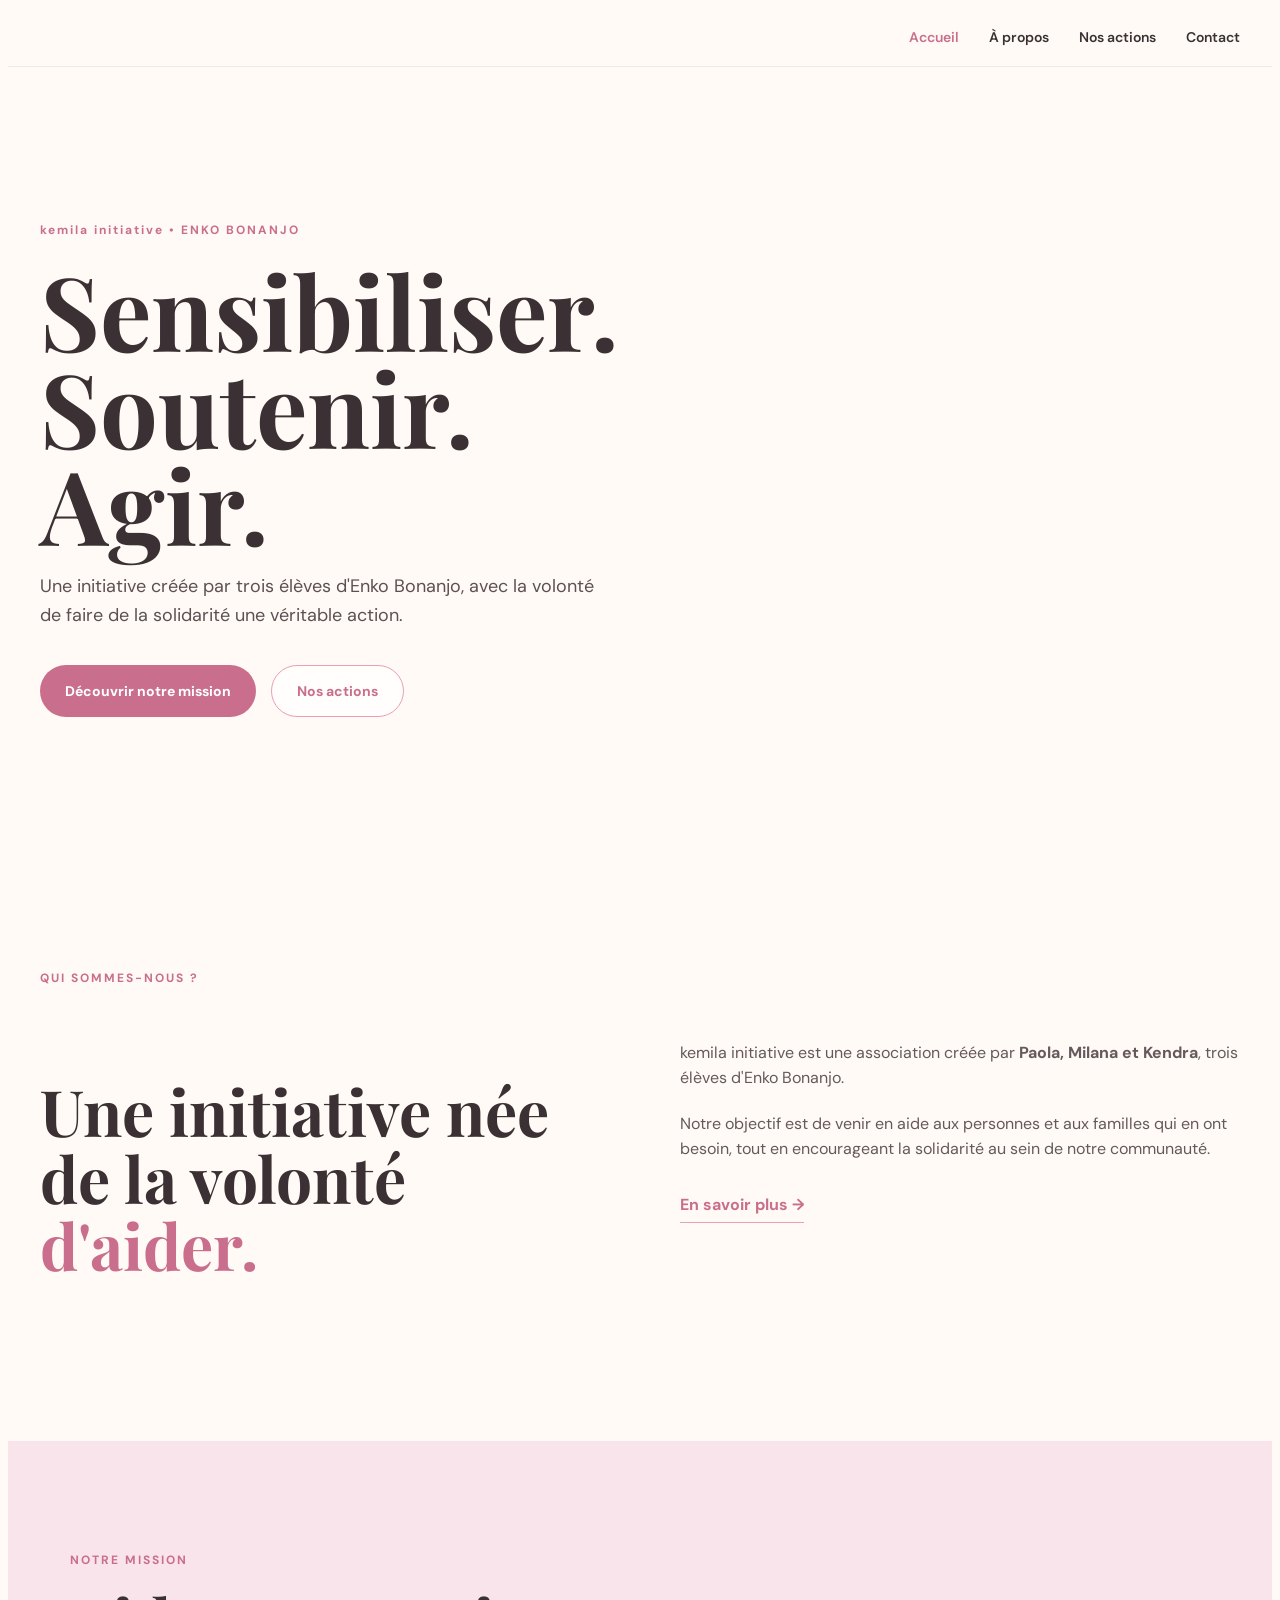
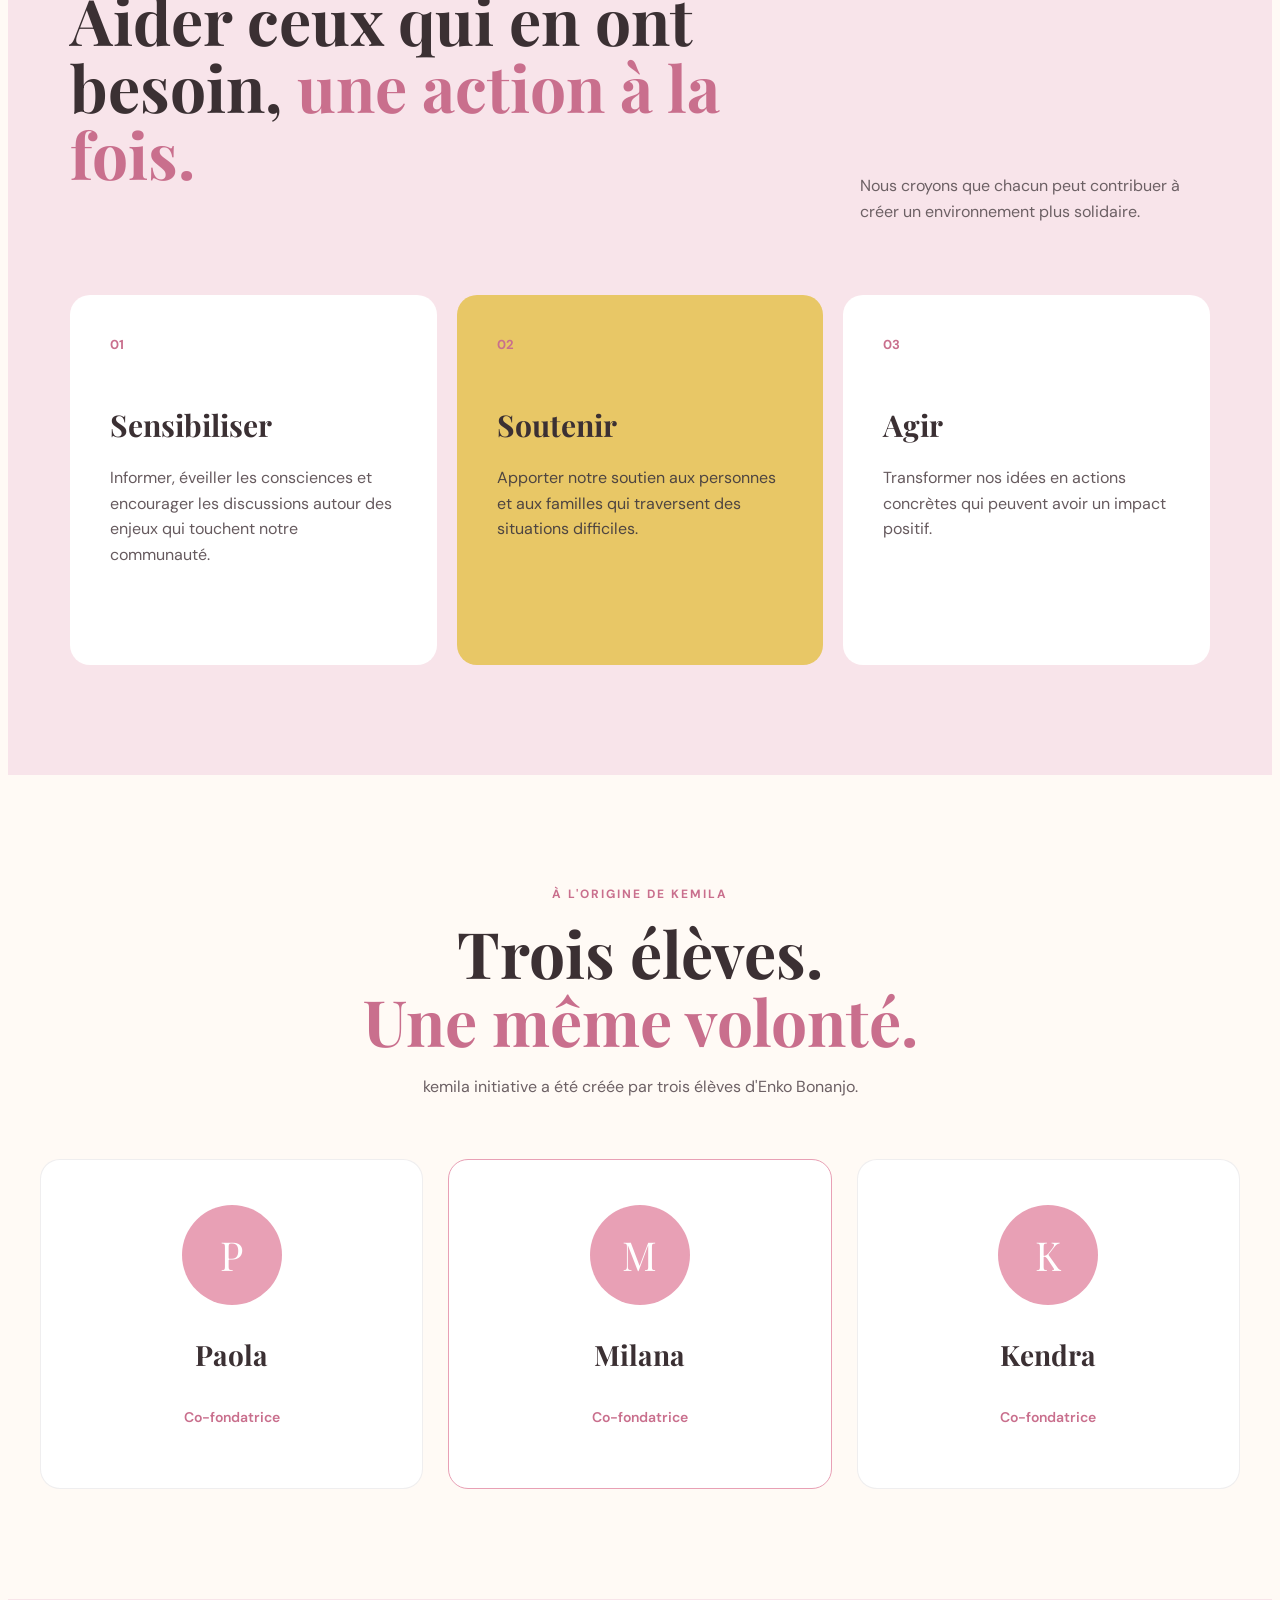
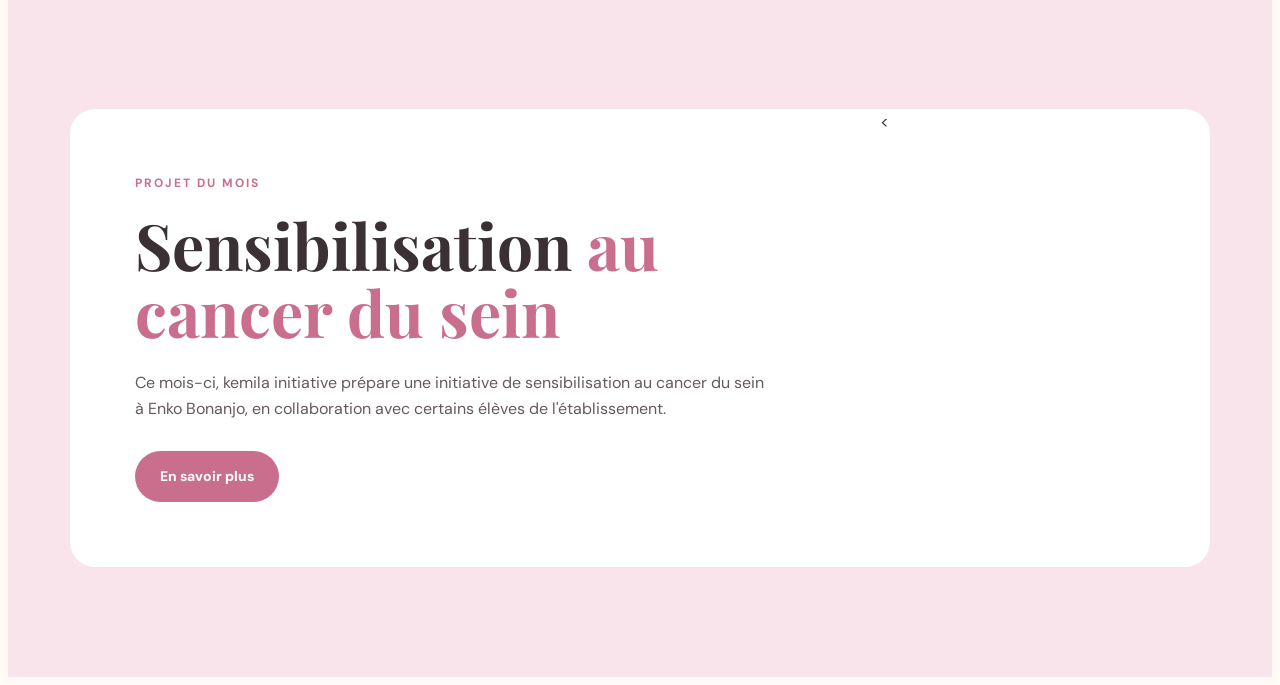
<file: index.html>
<!DOCTYPE html>
<html lang="fr">
<head>
<meta charset="UTF-8">
<meta name="viewport" content="width=device-width, initial-scale=1.0">

<title>kemila initiative | Sensibiliser, Soutenir, Agir</title>

<link rel="preconnect" href="https://fonts.googleapis.com">
<link rel="preconnect" href="https://fonts.gstatic.com" crossorigin>

<link href="https://fonts.googleapis.com/css2?family=DM+Sans:wght@400;500;600;700&family=Playfair+Display:wght@500;600;700&display=swap" rel="stylesheet">

<link rel="stylesheet" href="style.css">
</head>

<body>

<!-- NAVIGATION -->
<header class="navbar">
<div class="nav-container">

<a href="index.html" class="logo">
<img scr="logo-kemila.png.jpg"alt=
>
</a>

<nav>
<a href="index.html" class="active">Accueil</a>
<a href="about.html">À propos</a>
<a href="actions.html">Nos actions</a>
<a href="contact.html">Contact</a>
</nav>


</div>
</header>


<!-- HERO -->
<section class="hero">

<div class="hero-overlay"></div>

<div class="hero-content">

<p class="eyebrow">
kemila initiative • ENKO BONANJO
</p>

<h1>
Sensibiliser.<br>
Soutenir.<br>
Agir.

</h1>

<p class="hero-text">
Une initiative créée par trois élèves d'Enko Bonanjo,
avec la volonté de faire de la solidarité une véritable action.
</p>

<div class="hero-buttons">
<a href="#mission" class="btn btn-primary">
Découvrir notre mission
</a>

<a href="actions.html" class="btn btn-secondary">
Nos actions
</a>
</div>

</div>

</section>


<!-- INTRODUCTION -->
<section class="intro section">

<div class="section-label">
QUI SOMMES-NOUS ?
</div>

<div class="intro-content">

<div>
<h2>
Une initiative née de la volonté
<span>d'aider.</span>
</h2>
</div>


<div>
<p>
kemila initiative est une association créée par
<strong>Paola, Milana et Kendra</strong>,
trois élèves d'Enko Bonanjo.
</p>

<p>
Notre objectif est de venir en aide aux personnes
et aux familles qui en ont besoin, tout en encourageant
la solidarité au sein de notre communauté.
</p>

<a href="about.html" class="text-link">
En savoir plus →
</a>
</div>

</div>

</section>


<!-- MISSION -->
<section class="mission section" id="mission">

<div class="section-heading">

<div>
<div class="section-label">
NOTRE MISSION
</div>

<h2>
Aider ceux qui en ont besoin,
<span>une action à la fois.</span>
</h2>
</div>


<p>
Nous croyons que chacun peut contribuer à créer
un environnement plus solidaire.
</p>

</div>


<div class="mission-grid">

<div class="mission-card">

<div class="card-number">
01
</div>

<h3>
Sensibiliser
</h3>


<p>
Informer, éveiller les consciences et encourager
les discussions autour des enjeux qui touchent
notre communauté.
</p>

</div>


<div class="mission-card highlighted">

<div class="card-number">
02
</div>

<h3>
Soutenir
</h3>

<p>
Apporter notre soutien aux personnes et aux familles
qui traversent des situations difficiles.
</p>

</div>


<div class="mission-card">

<div class="card-number">
03
</div>

<h3>
Agir
</h3>

<p>

Transformer nos idées en actions concrètes
qui peuvent avoir un impact positif.
</p>

</div>

</div>

</section>


<!-- FONDATRICES -->
<section class="founders section">

<div class="section-heading centered">

<div class="section-label">
À L'ORIGINE DE KEMILA
</div>

<h2>
Trois élèves.<br>
<span>Une même volonté.</span>
</h2>

<p>
kemila initiative a été créée par trois élèves
d'Enko Bonanjo.
</p>

</div>


<div class="founders-grid">

<div class="founder-card">

<div class="founder-circle">
P
</div>


<h3>
Paola
</h3>

<p>
Co-fondatrice
</p>

</div>


<div class="founder-card featured-founder">

<div class="founder-circle">
M
</div>

<h3>
Milana

</h3>

<p>
Co-fondatrice
</p>

</div>


<div class="founder-card">

<div class="founder-circle">
K
</div>

<h3>
Kendra
</h3>

<p>

Co-fondatrice
</p>

</div>

</div>

</section>


<!-- PROJET DU MOIS -->
<section class="featured-project section">

<div class="project-box">

<div class="project-text">

<div class="section-label">
PROJET DU MOIS
</div>


<h2>
Sensibilisation
<span>au cancer du sein</span>
</h2>

<p>
Ce mois-ci, kemila initiative prépare une initiative
de sensibilisation au cancer du sein à Enko Bonanjo,
en collaboration avec certains élèves de l'établissement.
</p>

<a href="actions.html" class="btn btn-primary">
En savoir plus
</a>

</div>



<
</file>
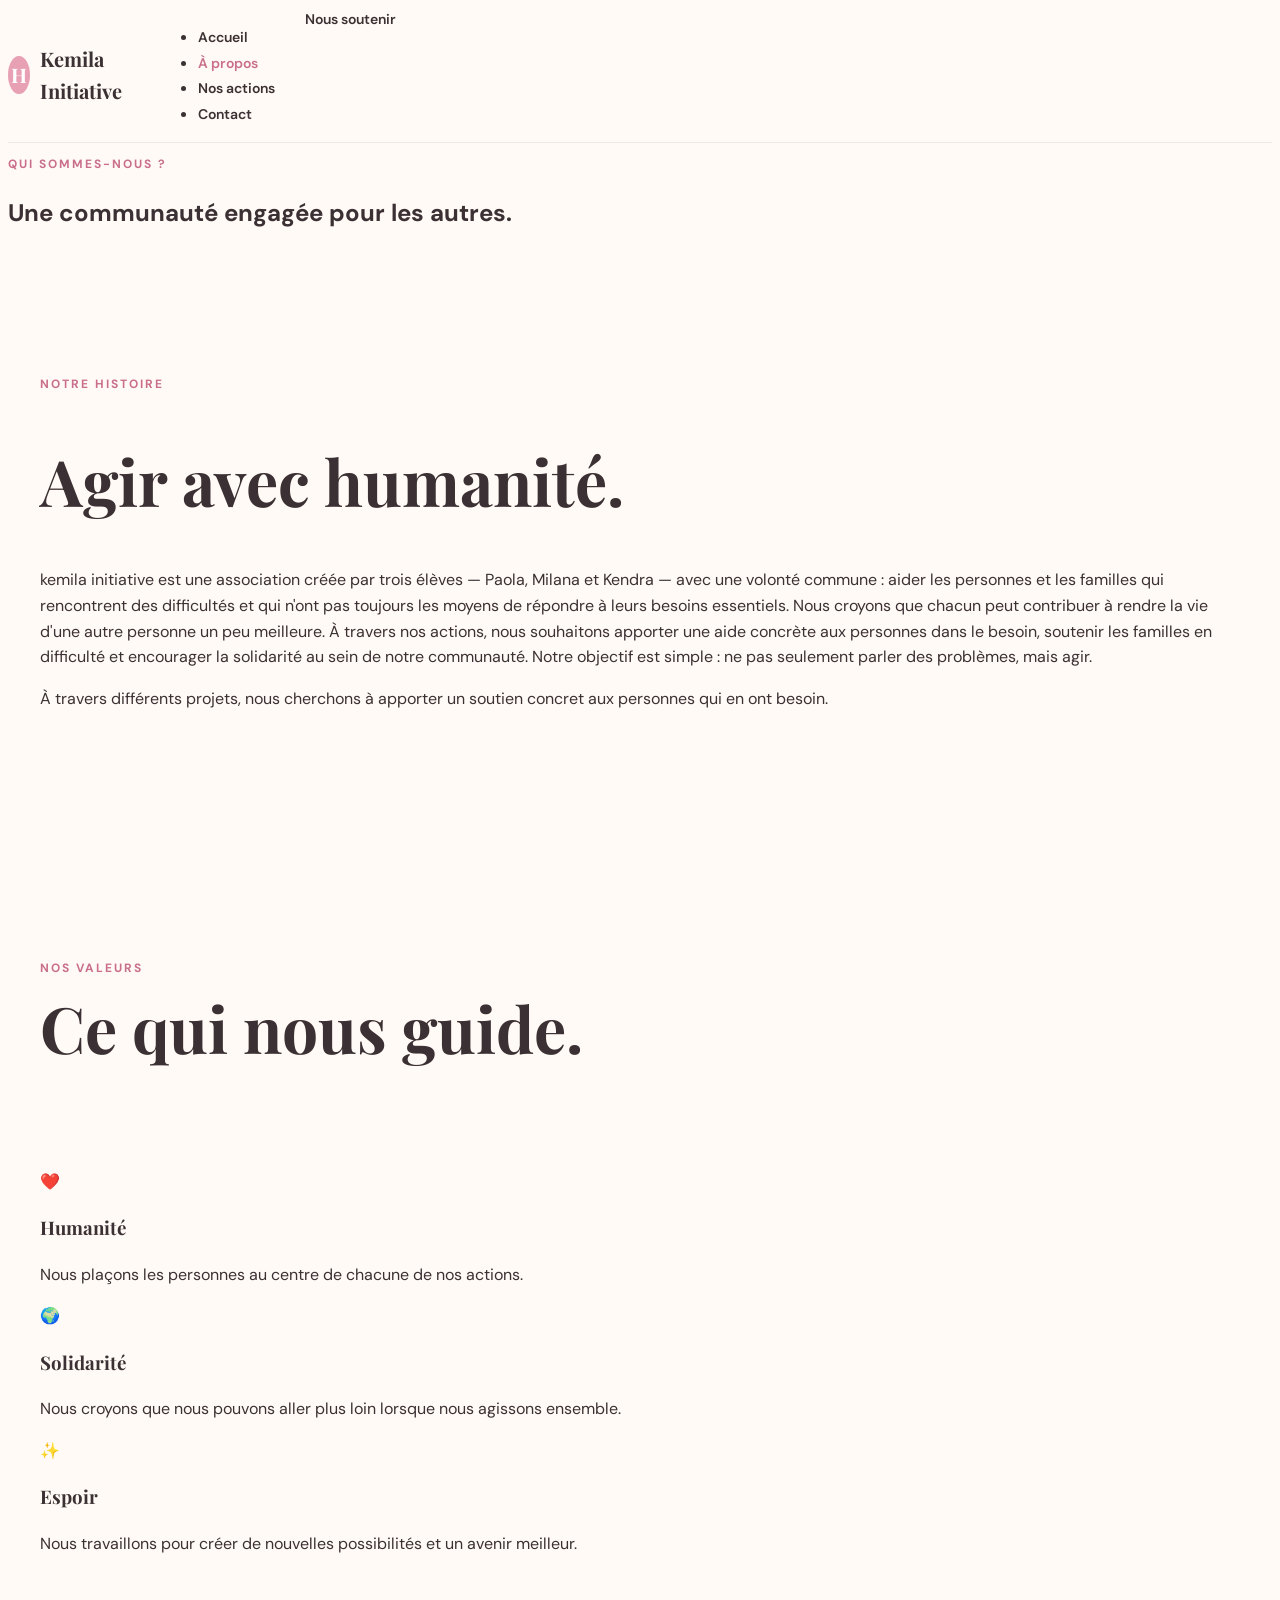
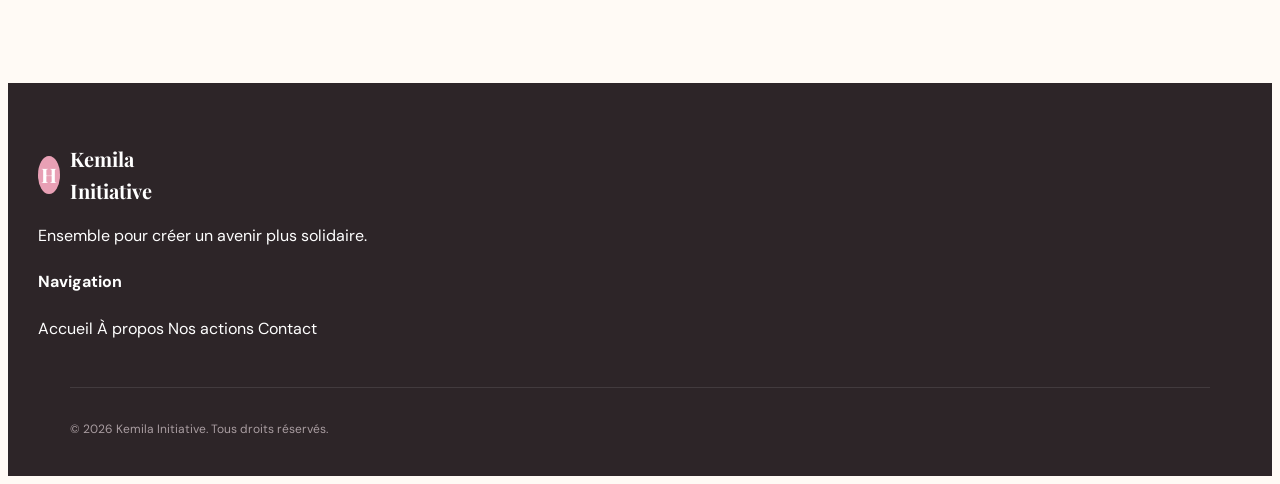
<file: about.html>
<!DOCTYPE html>
<html lang="fr">

<head>

<meta charset="UTF-8">
<meta name="viewport" content="width=device-width, initial-scale=1.0">

<title>À propos | Kemila Initiative</title>

<link rel="stylesheet" href="style.css">

<link rel="preconnect" href="https://fonts.googleapis.com">
<link rel="preconnect" href="https://fonts.gstatic.com" crossorigin>
<link href="https://fonts.googleapis.com/css2?family=DM+Sans:wght@400;500;600;700&family=Playfair+Display:wght@600;700&display=swap" 

rel="stylesheet">

</head>

<body>

<header class="header inner-header">

<nav class="navbar">

<a href="index.html" class="logo">
<span>H</span>
Kemila Initiative
</a>

<ul class="nav-links">
<li><a href="index.html">Accueil</a></li>
<li><a href="about.html" class="active">À propos</a></li>
<li><a href="actions.html">Nos actions</a></li>

<li><a href="contact.html">Contact</a></li>
</ul>

<a href="contact.html" class="nav-button">
Nous soutenir
</a>

</nav>

</header>


<section class="page-hero">

<div>

<p class="section-label">QUI SOMMES-NOUS ?</p>

<h1>Une communauté engagée pour les 

autres.</h1>

</div>

</section>


<section class="section intro">

<div>

<p class="section-label">NOTRE HISTOIRE</p>

<h2>Agir avec humanité.</h2>

</div>

<div class="intro-description">

<p>

 kemila initiative est une association créée par trois élèves — Paola, Milana et Kendra — avec une volonté commune : aider les personnes et les familles qui rencontrent des difficultés et qui n'ont pas toujours les moyens de répondre à leurs besoins essentiels.
Nous croyons que chacun peut contribuer à rendre la vie d'une autre personne un peu meilleure. À travers nos actions, nous souhaitons apporter une aide concrète aux personnes dans le besoin, soutenir les familles en difficulté et encourager la solidarité au sein de notre communauté.
Notre objectif est simple : ne pas seulement parler des problèmes, mais agir.
</p>

<p>
À travers différents projets, nous cherchons à apporter
un soutien concret aux personnes qui en ont besoin.
</p>

</div>

</section>


<section class="section actions-section">

<div class="section-heading">

<div>

<p class="section-label">NOS VALEURS</p>

<h2>Ce qui nous guide.</h2>

</div>

</div>


<div class="cards">

<article class="card">

<div class="card-icon">❤️</div>

<h3>Humanité</h3>


<p>
Nous plaçons les personnes au centre de chacune
de nos actions.
</p>

</article>


<article class="card">

<div class="card-icon">🌍</div>

<h3>Solidarité</h3>

<p>
Nous croyons que nous pouvons aller plus loin
lorsque nous agissons ensemble.
</p>


</article>


<article class="card">

<div class="card-icon">✨</div>

<h3>Espoir</h3>

<p>
Nous travaillons pour créer de nouvelles
possibilités et un avenir meilleur.
</p>

</article>

</div>

</section>



<footer class="footer">

<div class="footer-main">

<div>

<a href="index.html" class="logo footer-logo">
<span>H</span>
Kemila Initiative
</a>

<p>
Ensemble pour créer un avenir plus solidaire.
</p>

</div>

<div>


<h4>Navigation</h4>

<a href="index.html">Accueil</a>
<a href="about.html">À propos</a>
<a href="actions.html">Nos actions</a>
<a href="contact.html">Contact</a>

</div>

</div>

<div class="footer-bottom">

<p>© 2026 Kemila Initiative. Tous droits réservés.</p>

</div>

</footer>

<script src="script.js"></script>
</body>
</html>
</file>
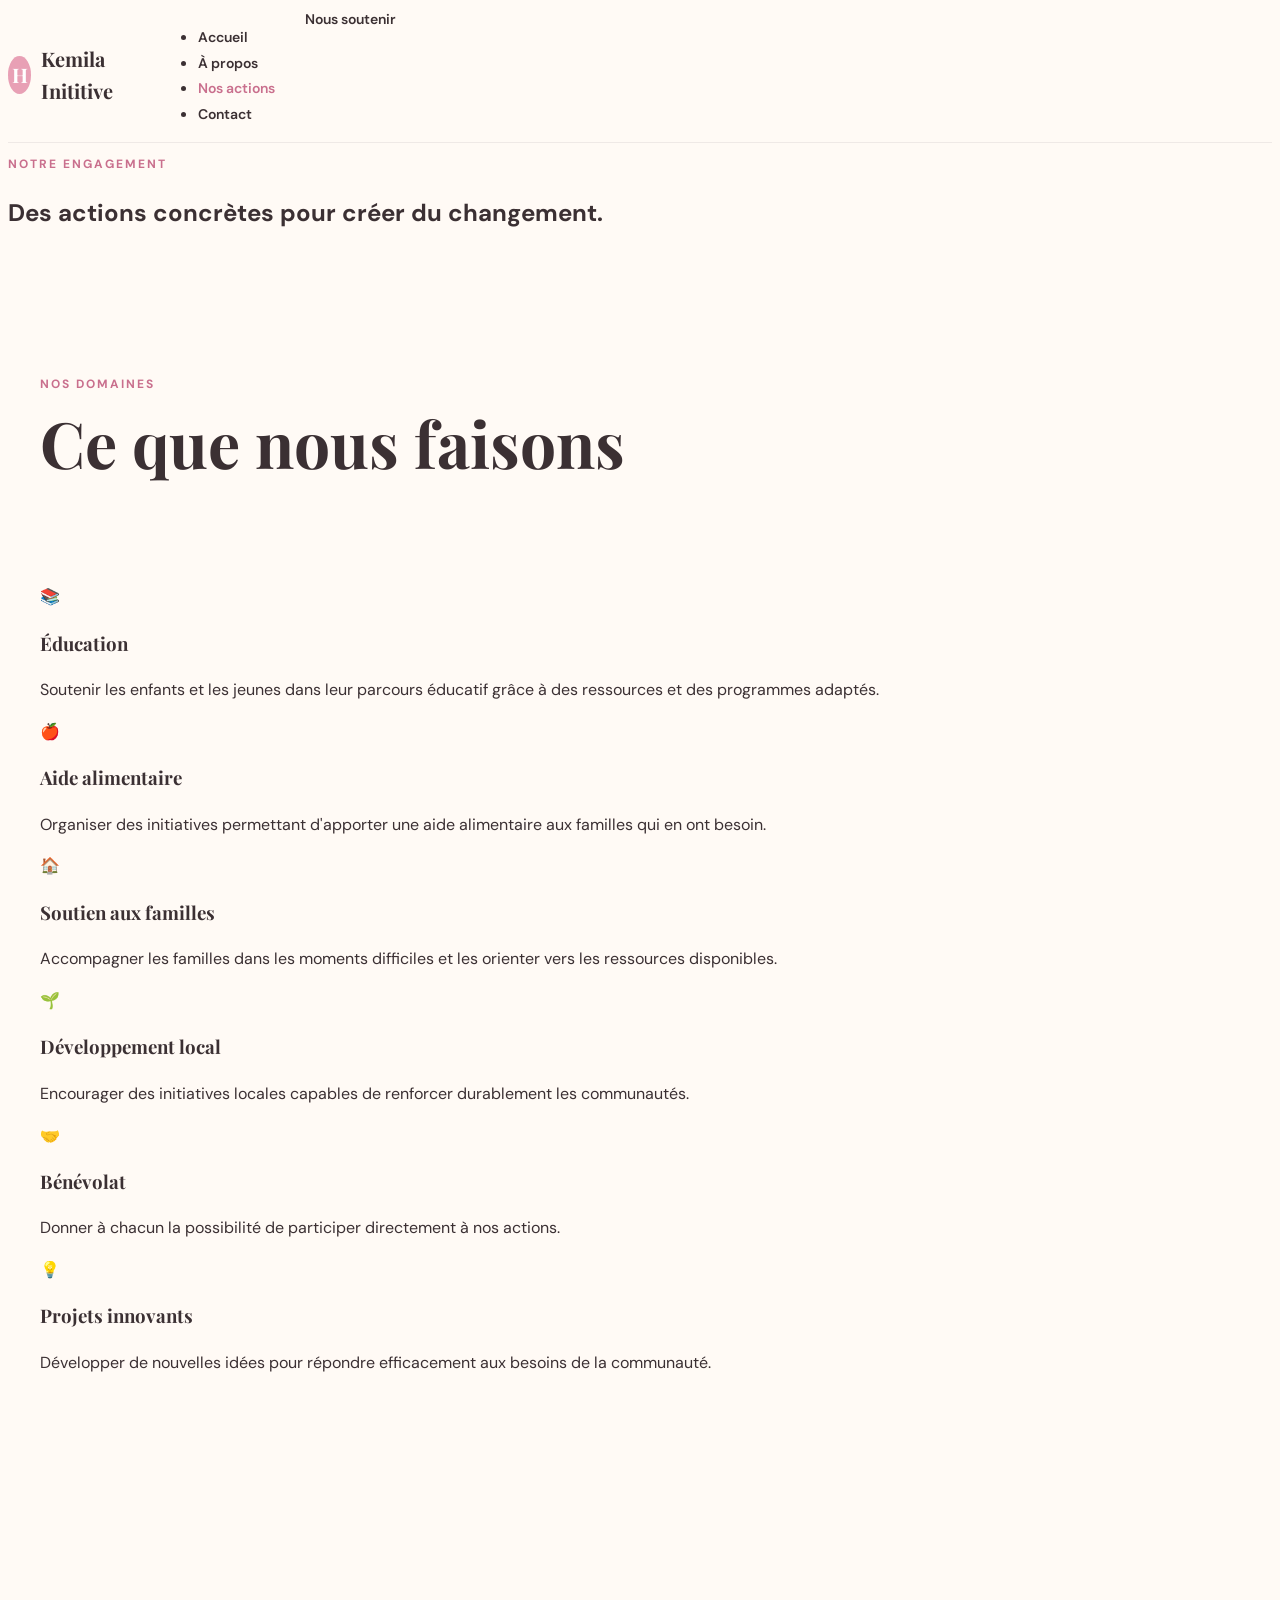
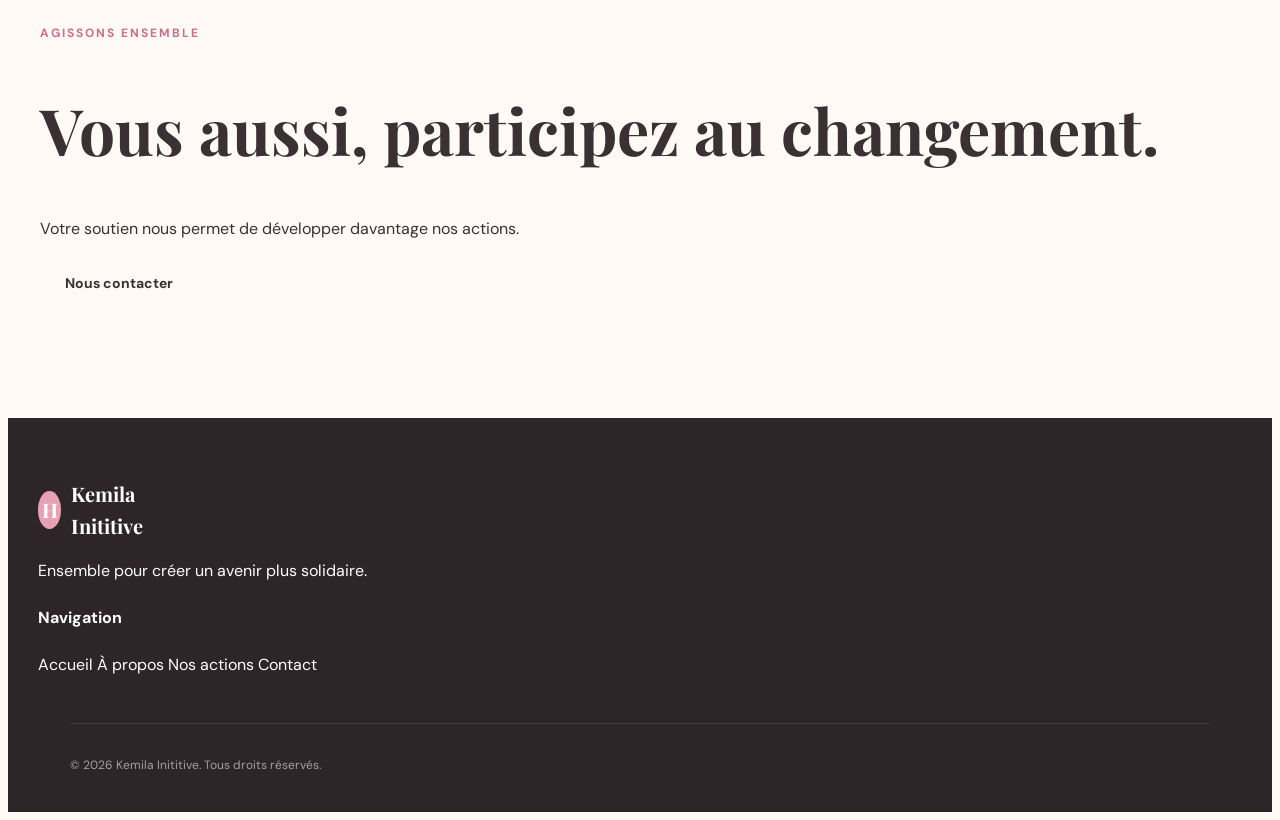
<file: actions.html>
<!DOCTYPE html>
<html lang="fr">

<head>

<meta charset="UTF-8">
<meta name="viewport" content="width=device-width, initial-scale=1.0">

<title>Nos actions | Kemila Inititive</title>

<link rel="stylesheet" href="style.css">

<link rel="preconnect" href="https://fonts.googleapis.com">
<link rel="preconnect" href="https://fonts.gstatic.com" crossorigin>
<link href="https://fonts.googleapis.com/css2?family=DM+Sans:wght@400;500;600;700&family=Playfair+Display:wght@600;700&display=swap" 

rel="stylesheet">

</head>

<body>

<header class="header inner-header">

<nav class="navbar">

<a href="index.html" class="logo">
<span>H</span>
Kemila Inititive
</a>

<ul class="nav-links">

<li><a href="index.html">Accueil</a></li>

<li><a href="about.html">À propos</a></li>


<li><a href="actions.html" class="active">
Nos actions
</a></li>

<li><a href="contact.html">
Contact
</a></li>

</ul>

<a href="contact.html" class="nav-button">
Nous soutenir
</a>

</nav>

</header>

<section class="page-hero">

<div>

<p class="section-label">
NOTRE ENGAGEMENT
</p>

<h1>
Des actions concrètes pour créer du changement.
</h1>

</div>

</section>


<section class="section">

<div class="section-heading">

<div>

<p class="section-label">
NOS DOMAINES
</p>

<h2>
Ce que nous faisons
</h2>

</div>

</div>


<div class="cards">

<article class="card">


<div class="card-icon">📚</div>

<h3>Éducation</h3>

<p>
Soutenir les enfants et les jeunes dans leur parcours
éducatif grâce à des ressources et des programmes adaptés.
</p>

</article>


<article class="card">

<div class="card-icon">🍎</div>

<h3>Aide alimentaire</h3>


<p>
Organiser des initiatives permettant d'apporter une
aide alimentaire aux familles qui en ont besoin.
</p>

</article>


<article class="card">

<div class="card-icon">🏠</div>

<h3>Soutien aux familles</h3>

<p>
Accompagner les familles dans les moments difficiles
et les orienter vers les ressources disponibles.

</p>

</article>


<article class="card">

<div class="card-icon">🌱</div>

<h3>Développement local</h3>

<p>
Encourager des initiatives locales capables de
renforcer durablement les communautés.
</p>

</article>


<article class="card">


<div class="card-icon">🤝</div>

<h3>Bénévolat</h3>

<p>
Donner à chacun la possibilité de participer
directement à nos actions.
</p>

</article>


<article class="card">

<div class="card-icon">💡</div>

<h3>Projets innovants</h3>

<p>

Développer de nouvelles idées pour répondre
efficacement aux besoins de la communauté.
</p>

</article>

</div>

</section>


<section class="donation section">

<div class="donation-content">

<p class="section-label">
AGISSONS ENSEMBLE
</p>

<h2>

Vous aussi, participez au changement.
</h2>

<p>
Votre soutien nous permet de développer davantage
nos actions.
</p>

<a href="contact.html" class="btn btn-light">
Nous contacter
</a>

</div>

</section>


<footer class="footer">

<div class="footer-main">

<div>

<a href="index.html" class="logo footer-logo">
<span>H</span>
Kemila Inititive
</a>

<p>
Ensemble pour créer un avenir plus solidaire.
</p>

</div>

<div>

<h4>Navigation</h4>

<a href="index.html">Accueil</a>

<a href="about.html">À propos</a>
<a href="actions.html">Nos actions</a>
<a href="contact.html">Contact</a>

</div>

</div>

<div class="footer-bottom">

<p>© 2026 Kemila Inititive. Tous droits réservés.</p>

</div>

</footer>
<script src="script.js"></script>
</body>
</html>
</file>
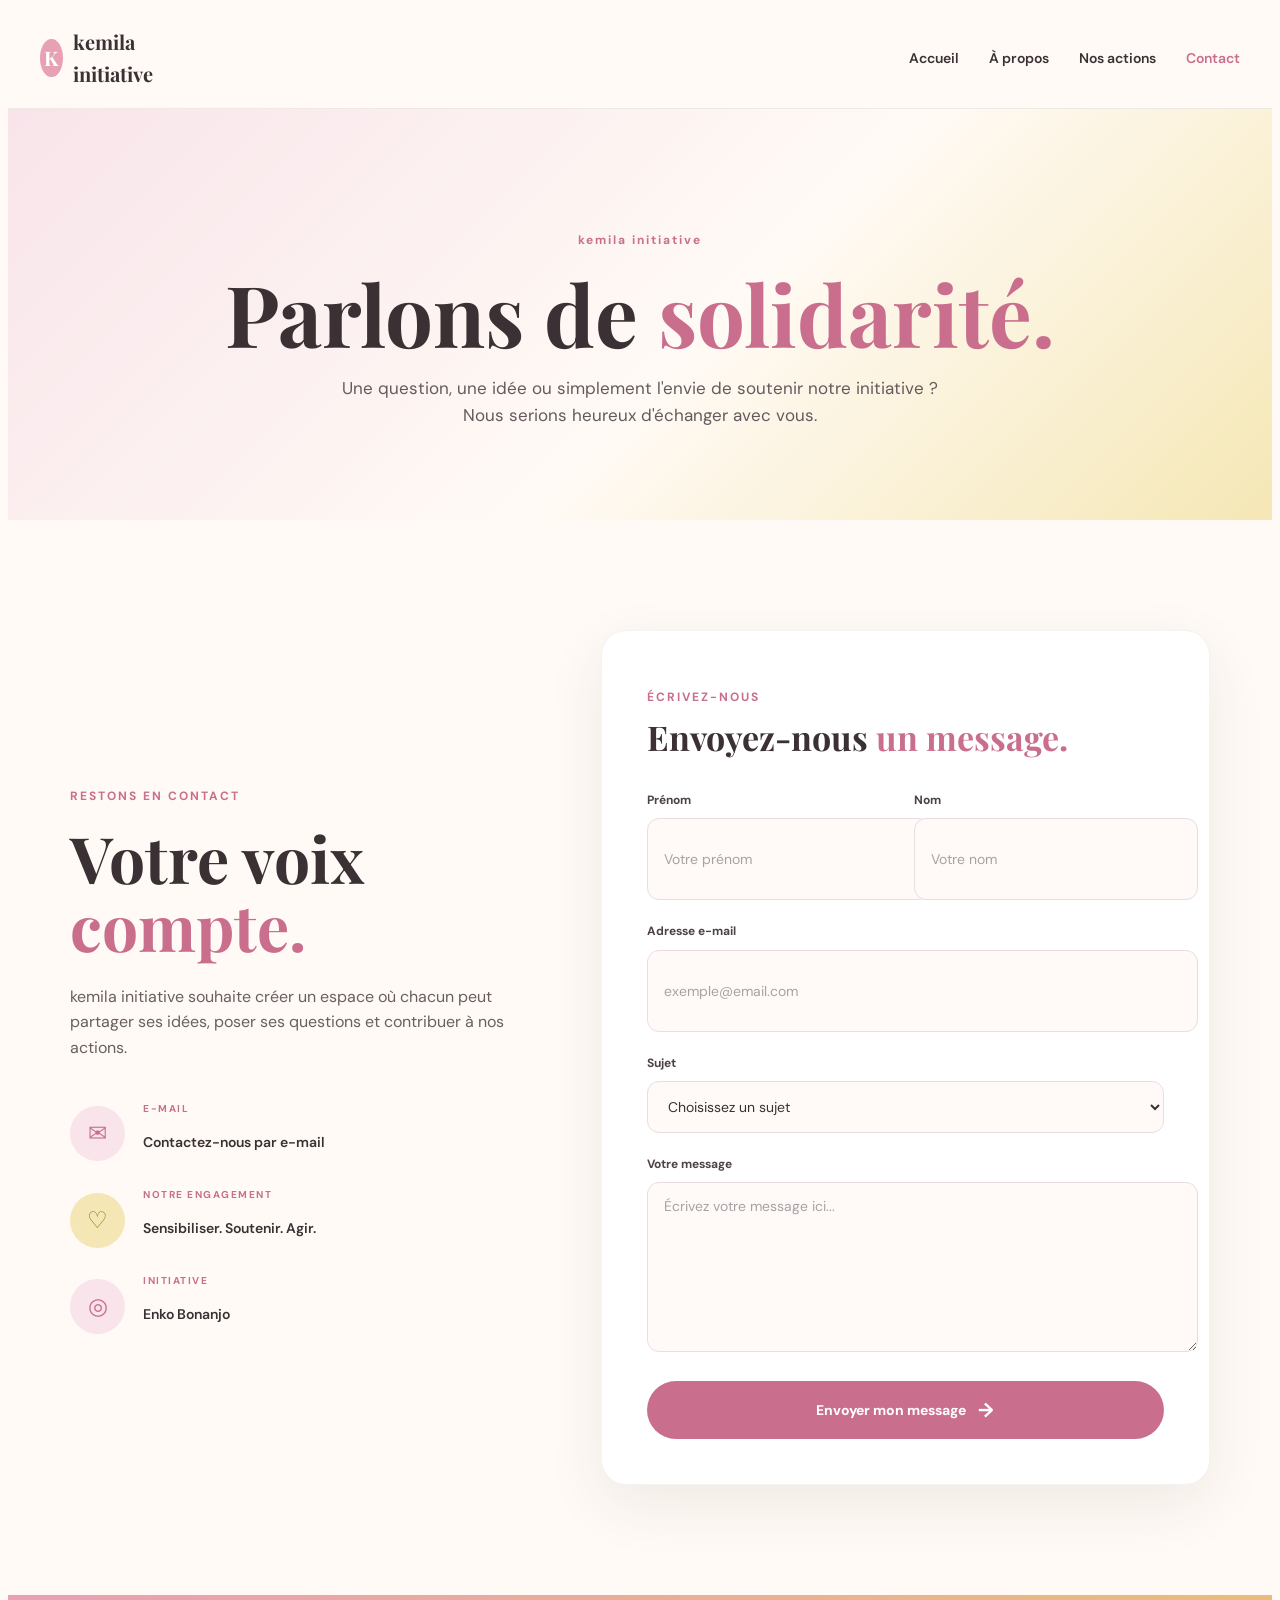
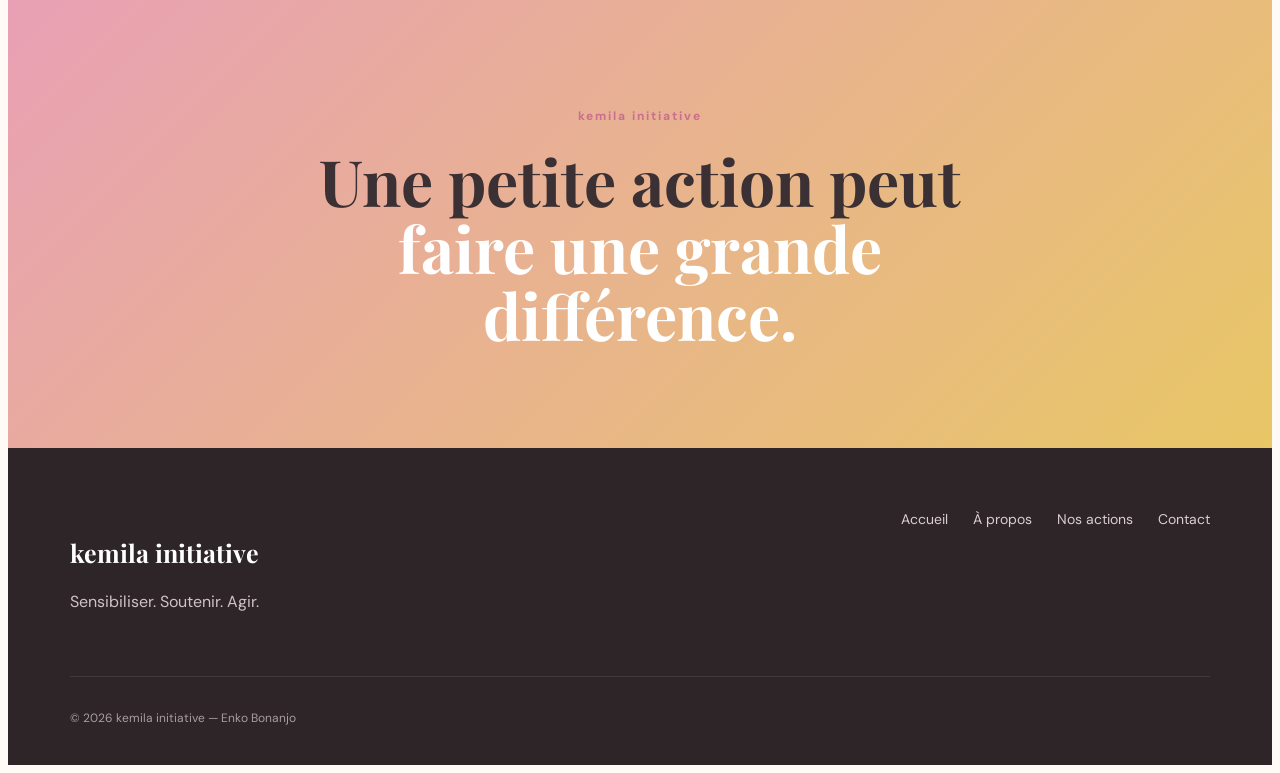
<file: contact.html>
<!DOCTYPE html>
<html lang="fr">
<head>
<meta charset="UTF-8">
<meta name="viewport" content="width=device-width, initial-scale=1.0">

<title>Contact | kemila initiative</title>

<link rel="preconnect" href="https://fonts.googleapis.com">
<link rel="preconnect" href="https://fonts.gstatic.com" crossorigin>

<link href="https://fonts.googleapis.com/css2?family=DM+Sans:wght@400;500;600;700&family=Playfair+Display:wght@500;600;700&display=swap" rel="stylesheet">

<link rel="stylesheet" href="style.css">

</head>

<body>

<!-- NAVIGATION -->
<header class="navbar">
<div class="nav-container">

<a href="index.html" class="logo">
<span>K</span>
kemila initiative
</a>

<nav>
<a href="index.html">Accueil</a>
<a href="about.html">À propos</a>
<a href="actions.html">Nos actions</a>
<a href="contact.html" class="active">Contact</a>
</nav>


</div>
</header>


<!-- INTRODUCTION -->
<section class="contact-hero">

<div class="contact-hero-content">

<p class="section-label">
kemila initiative
</p>

<h1>
Parlons de
<span>solidarité.</span>
</h1>

<p>

Une question, une idée ou simplement l'envie de
soutenir notre initiative ? Nous serions heureux
d'échanger avec vous.
</p>

</div>

</section>


<!-- CONTACT -->
<section class="contact-section">

<div class="contact-container">

<!-- INFORMATIONS -->
<div class="contact-info">

<p class="section-label">
RESTONS EN CONTACT

</p>

<h2>
Votre voix
<span>compte.</span>
</h2>

<p class="contact-description">
kemila initiative souhaite créer un espace où
chacun peut partager ses idées, poser ses questions
et contribuer à nos actions.
</p>


<div class="contact-details">

<div class="contact-detail">

<div class="contact-icon">

✉
</div>

<div>
<small>
E-MAIL
</small>

<p>
Contactez-nous par e-mail
</p>
</div>

</div>


<div class="contact-detail">

<div class="contact-icon yellow-icon">
♡

</div>

<div>
<small>
NOTRE ENGAGEMENT
</small>

<p>
Sensibiliser. Soutenir. Agir.
</p>
</div>

</div>


<div class="contact-detail">

<div class="contact-icon">
◎
</div>


<div>
<small>
INITIATIVE
</small>

<p>
Enko Bonanjo
</p>
</div>

</div>

</div>

</div>


<!-- FORMULAIRE -->
<div class="contact-card">


<div class="form-heading">

<p class="section-label">
ÉCRIVEZ-NOUS
</p>

<h3>
Envoyez-nous
<span>un message.</span>
</h3>

</div>


<form id="contactForm">

<div class="form-row">

<div class="form-group">


<label for="prenom">
Prénom
</label>

<input
type="text"
id="prenom"
name="prenom"
placeholder="Votre prénom"
required
>

</div>


<div class="form-group">

<label for="nom">
Nom

</label>

<input
type="text"
id="nom"
name="nom"
placeholder="Votre nom"
required
>

</div>

</div>


<div class="form-group">

<label for="email">
Adresse e-mail
</label>


<input
type="email"
id="email"
name="email"
placeholder="exemple@email.com"
required
>

</div>


<div class="form-group">

<label for="sujet">
Sujet
</label>

<select
id="sujet"

name="sujet"
required
>

<option value="">
Choisissez un sujet
</option>

<option value="information">
Demande d'information
</option>

<option value="partenariat">
Proposition de partenariat
</option>

<option value="participation">
Participer à une action
</option>

<option value="autre">
Autre
</option>

</select>

</div>


<div class="form-group">

<label for="message">
Votre message
</label>

<textarea
id="message"
name="message"
rows="6"
placeholder="Écrivez votre message ici..."

required
></textarea>

</div>


<button
type="submit"
class="contact-submit"
>
Envoyer mon message
<span>→</span>
</button>

</form>

</div>

</div>

</section>


<!-- MESSAGE FINAL -->
<section class="contact-bottom">

<div>

<p class="section-label">
kemila initiative
</p>

<h2>
Une petite action peut
<span>faire une grande différence.</span>
</h2>

</div>

</section>



<!-- FOOTER -->
<footer>

<div class="footer-container">

<div>

<h3>
kemila initiative
</h3>

<p>
Sensibiliser. Soutenir. Agir.
</p>

</div>

<div class="footer-links">

<a href="index.html">
Accueil
</a>

<a href="about.html">
À propos
</a>

<a href="actions.html">
Nos actions
</a>

<a href="contact.html">
Contact
</a>

</div>

</div>


<div class="footer-bottom">

<p>
© 2026 kemila initiative — Enko Bonanjo
</p>

</div>

</footer>


<script src="script.js"></script>

</body>
</html>
</file>
<file: style.css>
/* =========================
RESET
========================= */

•	{
margin: 0;
padding: 0;
box-sizing: border-box;
}

html {
scroll-behavior: smooth;
}

body {
font-family: "DM Sans", sans-serif;
background: #FFFAF5;
color: #3B3033;
line-height: 1.6;

}

a {
text-decoration: none;
color: inherit;
}

img {
max-width: 100%;
display: block;
}


/* =========================
VARIABLES
========================= */

:root {
--pink: #E8A0B5;
--deep-pink: #C96F8D;

--yellow: #E8C766;
--cream: #FFFAF5;
--dark: #3B3033;
--white: #FFFFFF;
--light-pink: #F8E4EA;
}


/* =========================
NAVBAR
========================= */

.navbar {
position: sticky;
top: 0;
z-index: 1000;

background: rgba(255, 250, 245, 0.96);
backdrop-filter: blur(12px);

border-bottom: 1px solid rgba(59, 48, 51, 0.08);
}

.nav-container {
max-width: 1200px;
margin: auto;

padding: 18px 30px;

display: flex;
justify-content: space-between;
align-items: center;
}

.logo {
display: flex;
align-items: center;
gap: 10px;

font-family: "Playfair Display", serif;

font-size: 20px;
font-weight: 700;
}

.logo span {
width: 38px;
height: 38px;

display: flex;
justify-content: center;
align-items: center;

background: var(--pink);
border-radius: 50%;

font-family: "Playfair Display", serif;
color: white;
}

nav {

display: flex;
gap: 30px;
}

nav a {
font-size: 14px;
font-weight: 600;
transition: 0.3s ease;
}

nav a:hover,
nav a.active {
color: var(--deep-pink);
}


/* =========================
HERO
========================= */

.hero {
min-height: 88vh;

position: relative;

display: flex;
align-items: center;

background-image:
url("https://images.unsplash.com/photo-1499209974431-9dddcece7f88?auto=format&fit=crop&w=1800&q=85");

background-size: cover;
background-position: center;
}

.hero-overlay {
position: absolute;
inset: 0;


background:
linear-gradient(
90deg,
rgba(255, 250, 245, 0.97) 0%,
rgba(255, 250, 245, 0.88) 45%,
rgba(255, 250, 245, 0.35) 100%
);
}

.hero-content {
position: relative;
z-index: 2;

max-width: 1200px;
width: 100%;

margin: auto;
padding: 100px 30px;
}


.eyebrow,
.section-label {
color: var(--deep-pink);

font-size: 12px;
font-weight: 700;

letter-spacing: 2px;
}

.hero h1 {
margin: 20px 0;

font-family: "Playfair Display", serif;

font-size: clamp(55px, 8vw, 105px);
line-height: 0.95;

color: var(--dark);

}

.hero-text {
max-width: 560px;

font-size: 18px;
color: #5C5054;

margin-bottom: 35px;
}

.hero-buttons {
display: flex;
flex-wrap: wrap;
gap: 15px;
}


/* =========================
BUTTONS

========================= */

.btn {
display: inline-flex;
justify-content: center;
align-items: center;

padding: 14px 25px;

border-radius: 50px;

font-size: 14px;
font-weight: 700;

transition: 0.3s ease;
}

.btn-primary {
background: var(--deep-pink);
color: white;

}

.btn-primary:hover {
background: #B75C7A;
transform: translateY(-3px);
}

.btn-secondary {
background: rgba(255, 255, 255, 0.8);

border: 1px solid var(--pink);

color: var(--deep-pink);
}

.btn-secondary:hover {
background: var(--pink);
color: white;
}

.btn-dark {
background: var(--dark);
color: white;
}

.btn-dark:hover {
transform: translateY(-3px);
background: #241D1F;
}


/* =========================
GENERAL SECTIONS
========================= */

.section {
max-width: 1200px;
margin: auto;

padding: 110px 30px;

}

h2 {
font-family: "Playfair Display", serif;

font-size: clamp(38px, 5vw, 65px);
line-height: 1.05;
}

h2 span {
color: var(--deep-pink);
}

h3 {
font-family: "Playfair Display", serif;
}

.section-heading {
display: flex;
justify-content: space-between;

align-items: end;

gap: 40px;

margin-bottom: 55px;
}

.section-heading h2 {
max-width: 650px;
margin-top: 15px;
}

.section-heading > p {
max-width: 350px;
color: #6C6064;
}

.centered {
display: block;
text-align: center;

}

.centered h2 {
margin: 15px auto;
}

.centered p {
max-width: 550px;
margin: 20px auto;
color: #6C6064;
}


/* =========================
INTRO
========================= */

.intro {
background: #FFFAF5;
}


.intro-content {
display: grid;
grid-template-columns: 1fr 1fr;

gap: 80px;

margin-top: 35px;
}

.intro-content p {
margin-bottom: 20px;
color: #65595D;
}

.text-link {
display: inline-block;

margin-top: 10px;

color: var(--deep-pink);

font-weight: 700;

border-bottom: 1px solid var(--pink);

padding-bottom: 4px;
}

.text-link:hover {
color: var(--dark);
}


/* =========================
MISSION
========================= */

.mission {
background: #F8E4EA;


max-width: none;

padding-left: max(30px, calc((100% - 1140px) / 2));
padding-right: max(30px, calc((100% - 1140px) / 2));
}

.mission-grid {
display: grid;

grid-template-columns: repeat(3, 1fr);

gap: 20px;
}

.mission-card {
background: white;

padding: 40px;

min-height: 290px;

border-radius: 20px;

position: relative;

transition: 0.3s ease;
}

.mission-card:hover {
transform: translateY(-7px);
}

.mission-card.highlighted {
background: var(--yellow);
}

.card-number {

font-size: 13px;
font-weight: 700;

color: var(--deep-pink);

margin-bottom: 45px;
}

.mission-card h3 {
font-size: 30px;
margin-bottom: 15px;
}

.mission-card p {
color: #665A5E;
}

.mission-card.highlighted p {
color: #4E4541;
}



/* =========================
FOUNDERS
========================= */

.founders {
background: #FFFAF5;
}

.founders-grid {
display: grid;

grid-template-columns: repeat(3, 1fr);

gap: 25px;

margin-top: 60px;
}

.founder-card {
text-align: center;

padding: 45px 25px;

border: 1px solid rgba(59, 48, 51, 0.08);

border-radius: 20px;

background: white;

transition: 0.3s ease;
}

.founder-card:hover {
transform: translateY(-7px);
}

.featured-founder {
border-color: var(--pink);

}

.founder-circle {
width: 100px;
height: 100px;

margin: auto auto 25px;

border-radius: 50%;

display: flex;
justify-content: center;
align-items: center;

background: var(--pink);

color: white;

font-family: "Playfair Display", serif;
font-size: 40px;

}

.founder-card h3 {
font-size: 28px;
}

.founder-card p {
color: var(--deep-pink);
font-size: 14px;
font-weight: 600;
}


/* =========================
FEATURED PROJECT
========================= */

.featured-project {
max-width: none;

background: #F8E4EA;

padding-left: max(30px, calc((100% - 1140px) / 2));
padding-right: max(30px, calc((100% - 1140px) / 2));
}

.project-box {
display: grid;

grid-template-columns: 1.4fr 0.6fr;

gap: 40px;

background: white;

border-radius: 25px;

overflow: hidden;

}

.project-text {
padding: 65px;
}

.project-text h2 {
margin: 18px 0 25px;
}

.project-text p {
max-width: 650px;

color: #65595D;

margin-bottom: 30px;
}

.project-highlight {
background: var(--yellow);


min-height: 100%;

display: flex;
flex-direction: column;

justify-content: center;
align-items: center;

text-align: center;
}

.pink-ribbon {
font-size: 75px;

color: var(--deep-pink);

margin-bottom: 20px;
}

.project-highlight p {
font-family: "Playfair Display", serif;

font-size: 28px;

line-height: 1.4;
}


/* =========================
ACTIONS
========================= */

.action-grid {
display: grid;

grid-template-columns: repeat(3, 1fr);

gap: 20px;
}


.action-card {
padding: 35px;

background: white;

border: 1px solid rgba(59, 48, 51, 0.08);

border-radius: 18px;

transition: 0.3s ease;
}

.action-card:hover {
transform: translateY(-6px);

border-color: var(--pink);
}

.action-icon {

width: 50px;
height: 50px;

border-radius: 50%;

display: flex;
justify-content: center;
align-items: center;

background: var(--light-pink);

color: var(--deep-pink);

font-size: 23px;

margin-bottom: 25px;
}

.action-card h3 {
font-size: 25px;


margin-bottom: 10px;
}

.action-card p {
color: #6A5E62;

font-size: 14px;
}


/* =========================
MESSAGE
========================= */

.message {
padding-top: 20px;
}

.message-box {

background: var(--dark);

color: white;

border-radius: 25px;

padding: 80px;

text-align: center;
}

.message-box .section-label {
color: var(--yellow);
}

.message-box h2 {
margin: 20px auto;

max-width: 700px;
}


.message-box h2 span {
color: var(--pink);
}

.message-box > p {
max-width: 650px;

margin: auto;

color: #D9CED1;
}

.message-highlight {
display: inline-block;

margin-top: 35px;

padding: 13px 22px;

border: 1px solid var(--pink);

border-radius: 50px;

color: var(--pink);

font-weight: 700;
}


/* =========================
CTA
========================= */

.cta {
padding: 110px 30px;

text-align: center;

background:

linear-gradient(
135deg,
var(--pink),
var(--yellow)
);
}

.cta h2 {
max-width: 750px;

margin: 20px auto 35px;
}

.cta h2 span {
color: white;
}


/* =========================
FOOTER

========================= */

footer {
background: #2D2528;

color: white;

padding: 60px 30px 25px;
}

.footer-container {
max-width: 1140px;

margin: auto;

display: flex;

justify-content: space-between;

gap: 50px;

}

.footer-container h3 {
font-size: 25px;

margin-bottom: 8px;
}

.footer-container p {
color: #CFC3C7;
}

.footer-links {
display: flex;

gap: 25px;

flex-wrap: wrap;
}

.footer-links a {
color: #D9CED1;

font-size: 14px;
}

.footer-links a:hover {
color: var(--pink);
}

.footer-bottom {
max-width: 1140px;

margin: 45px auto 0;

padding-top: 20px;

border-top: 1px solid rgba(255,255,255,0.1);
}

.footer-bottom p {
font-size: 12px;
color: #A99DA1;
}


/* =========================
RESPONSIVE
========================= */

@media (max-width: 850px) {

nav {
gap: 15px;
}

nav a {
font-size: 12px;
}

.intro-content {
grid-template-columns: 1fr;

gap: 30px;
}

.mission-grid,
.founders-grid,
.action-grid {
grid-template-columns: 1fr 1fr;
}

.project-box {
grid-template-columns: 1fr;
}

.project-highlight {
min-height: 300px;
}

.section-heading {
flex-direction: column;
align-items: flex-start;
}

.message-box {
padding: 55px 30px;
}

}


@media (max-width: 600px) {

.nav-container {
padding: 15px 20px;

flex-direction: column;

gap: 15px;
}

nav {
width: 100%;

justify-content: center;

gap: 15px;
}

nav a {
font-size: 11px;
}

.hero-content {
padding: 80px 25px;
}

.hero h1 {

font-size: 58px;
}

.hero-text {
font-size: 16px;
}

.section {
padding: 80px 25px;
}

.mission,
.featured-project {
padding-left: 25px;
padding-right: 25px;
}

.mission-grid,
.founders-grid,
.action-grid {

grid-template-columns: 1fr;
}

.project-text {
padding: 40px 25px;
}

.footer-container {
flex-direction: column;
}

.footer-links {
flex-direction: column;

gap: 12px;
}

.cta {
padding: 80px 25px;
}


}
/* =========================
PAGE CONTACT
========================= */

.contact-hero {
padding: 110px 30px 90px;
background:
linear-gradient(
135deg,
#F8E4EA 0%,
#FFFAF5 55%,
#F5E7B5 100%
);
}

.contact-hero-content {
max-width: 900px;
margin: auto;
text-align: center;
}


.contact-hero h1 {
font-family: "Playfair Display", serif;
font-size: clamp(50px, 7vw, 85px);
line-height: 1;
margin: 20px 0;
}

.contact-hero h1 span {
color: var(--deep-pink);
}

.contact-hero-content > p:last-child {
max-width: 620px;
margin: auto;
color: #65595D;
font-size: 17px;
}

/* CONTACT SECTION */

.contact-section {
padding: 110px 30px;
background: #FFFAF5;
}

.contact-container {
max-width: 1140px;
margin: auto;

display: grid;
grid-template-columns: 0.85fr 1.15fr;
gap: 80px;
align-items: center;
}


/* INFORMATIONS */

.contact-info h2 {
margin: 18px 0 25px;
}

.contact-info h2 span {
color: var(--deep-pink);
}

.contact-description {
max-width: 480px;
color: #6A5E62;
margin-bottom: 40px;
}

.contact-details {
display: flex;
flex-direction: column;
gap: 20px;
}

.contact-detail {
display: flex;
align-items: center;
gap: 18px;
}

.contact-icon {
width: 55px;
height: 55px;

flex-shrink: 0;

display: flex;
justify-content: center;
align-items: center;

border-radius: 50%;

background: var(--light-pink);
color: var(--deep-pink);


font-size: 23px;
}

.yellow-icon {
background: #F5E7B5;
color: #9A7D20;
}

.contact-detail small {
display: block;

font-size: 10px;
font-weight: 700;

letter-spacing: 1.5px;

color: var(--deep-pink);

margin-bottom: 3px;

}

.contact-detail p {
font-size: 14px;
font-weight: 600;
}


/* FORMULAIRE */

.contact-card {
background: white;

padding: 45px;

border-radius: 25px;

box-shadow:
0 20px 60px rgba(59, 48, 51, 0.08);

border: 1px solid rgba(59, 48, 51, 0.06);
}

.form-heading {
margin-bottom: 35px;
}

.form-heading h3 {
font-size: 34px;
line-height: 1.1;

margin-top: 10px;
}

.form-heading h3 span {
color: var(--deep-pink);
}


/* FORM ROW */


.form-row {
display: grid;
grid-template-columns: 1fr 1fr;
gap: 18px;
}


/* CHAMPS */

.form-group {
margin-bottom: 22px;
}

.form-group label {
display: block;

font-size: 12px;
font-weight: 700;

margin-bottom: 8px;

color: #4C4145;
}

.form-group input,
.form-group select,
.form-group textarea {
width: 100%;

border: 1px solid #E8DDE0;

background: #FFFAF8;

border-radius: 12px;

padding: 14px 16px;

font-family: "DM Sans", sans-serif;
font-size: 14px;


color: var(--dark);

outline: none;

transition: 0.3s ease;
}

.form-group input,
.form-group select {
height: 52px;
}

.form-group textarea {
resize: vertical;
min-height: 140px;
}

.form-group input::placeholder,
.form-group textarea::placeholder {

color: #AAA0A4;
}

.form-group input:focus,
.form-group select:focus,
.form-group textarea:focus {
border-color: var(--pink);

background: white;

box-shadow:
0 0 0 4px rgba(232, 160, 181, 0.12);
}


/* BOUTON */

.contact-submit {
width: 100%;

border: none;

padding: 16px 22px;

border-radius: 50px;

background: var(--deep-pink);

color: white;

font-family: "DM Sans", sans-serif;

font-size: 14px;
font-weight: 700;

cursor: pointer;

display: flex;
justify-content: center;
align-items: center;

gap: 12px;

transition: 0.3s ease;
}

.contact-submit span {
font-size: 20px;
}

.contact-submit:hover {
background: #B75C7A;

transform: translateY(-3px);

box-shadow:
0 10px 25px rgba(201, 111, 141, 0.25);
}


/* MESSAGE FINAL */


.contact-bottom {
padding: 100px 30px;

background:
linear-gradient(
135deg,
var(--pink),
var(--yellow)
);

text-align: center;
}

.contact-bottom h2 {
max-width: 750px;
margin: 20px auto 0;
}

.contact-bottom h2 span {

color: white;
}


/* RESPONSIVE */

@media (max-width: 850px) {

.contact-container {
grid-template-columns: 1fr;
gap: 55px;
}

}

@media (max-width: 600px) {

.contact-section {
padding: 75px 20px;
}


.contact-hero {
padding: 80px 20px;
}

.contact-card {
padding: 30px 22px;
}

.form-row {
grid-template-columns: 1fr;
gap: 0;
}

.form-heading h3 {
font-size: 29px;
}

}
.logo {
width: 120px;
height: auto;
}
</file>
